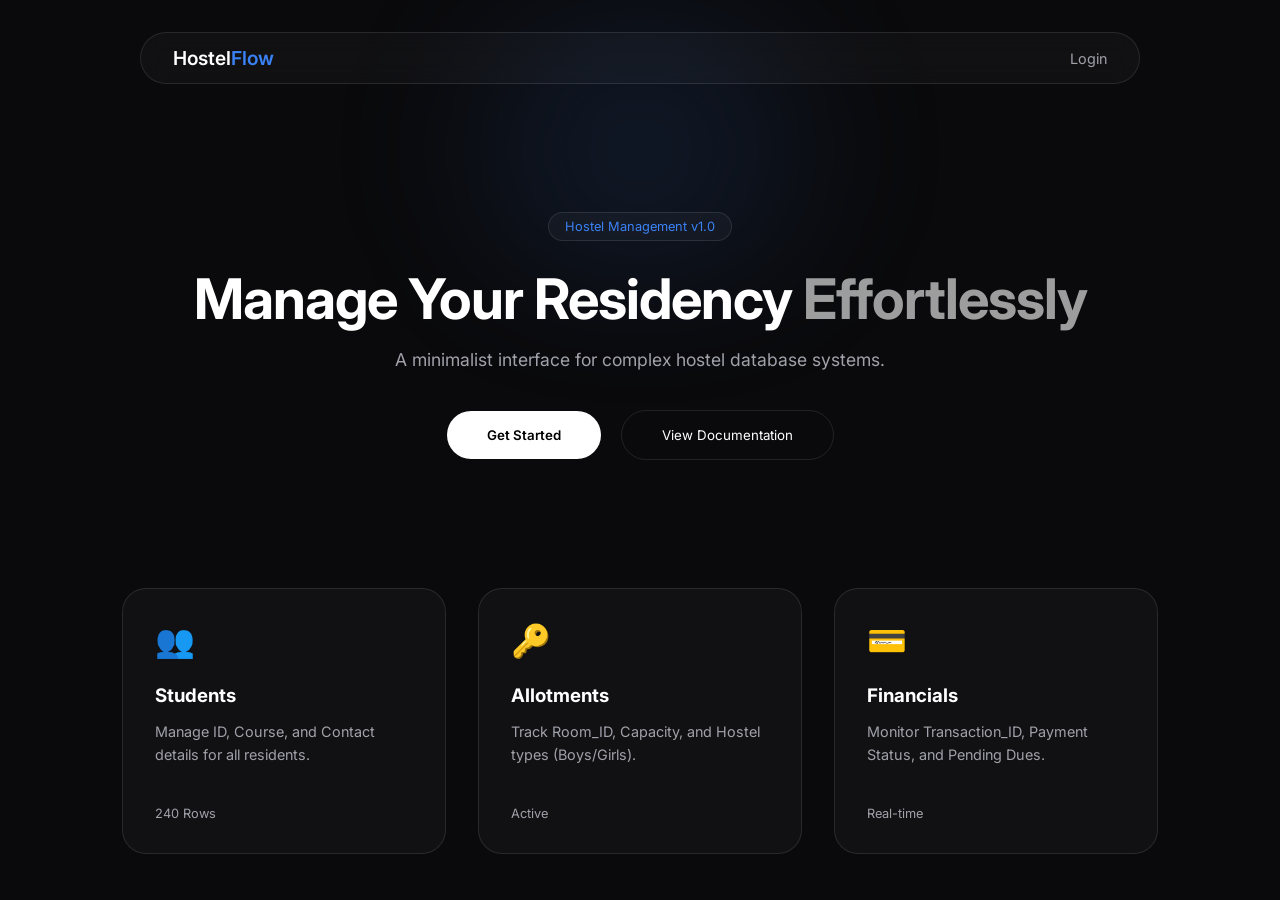
<file: index.html>
<!DOCTYPE html>
<html lang="en">
<head>
    <meta charset="UTF-8">
    <meta name="viewport" content="width=device-width, initial-scale=1.0">
    <title>HostelFlow | DBMS Portal</title>
    <link rel="stylesheet" href="css/style.css">
    <link href="https://fonts.googleapis.com/css2?family=Inter:wght@300;400;600&display=swap" rel="stylesheet">
</head>
<body>
    <div class="background-glow"></div>
    
    <nav>
        <div class="nav-container">
            <div class="logo">Hostel<span>Flow</span></div>
            <ul class="nav-links">
                <li><a href="/login">Login</a></li>
            </ul>
        </div>
    </nav>

    <main>
        <section class="hero">
            <div class="badge">Hostel Management v1.0</div>
            <h1>Manage Your Residency <span>Effortlessly</span></h1>
            <p>A minimalist interface for complex hostel database systems.</p>
            <div class="cta-group">
                <button class="primary-btn">Get Started</button>
                <button class="secondary-btn">View Documentation</button>
            </div>
        </section>

        <section class="features">
            <div class="card">
                <div class="icon">👥</div>
                <h3>Students</h3>
                <p>Manage ID, Course, and Contact details for all residents.</p>
                <span class="count">240 Rows</span>
            </div>
            <div class="card">
                <div class="icon">🔑</div>
                <h3>Allotments</h3>
                <p>Track Room_ID, Capacity, and Hostel types (Boys/Girls).</p>
                <span class="count">Active</span>
            </div>
            <div class="card">
                <div class="icon">💳</div>
                <h3>Financials</h3>
                <p>Monitor Transaction_ID, Payment Status, and Pending Dues.</p>
                <span class="count">Real-time</span>
            </div>
        </section>
    </main>

    <script src="js/script.js"></script>
</body>
</html>
</file>
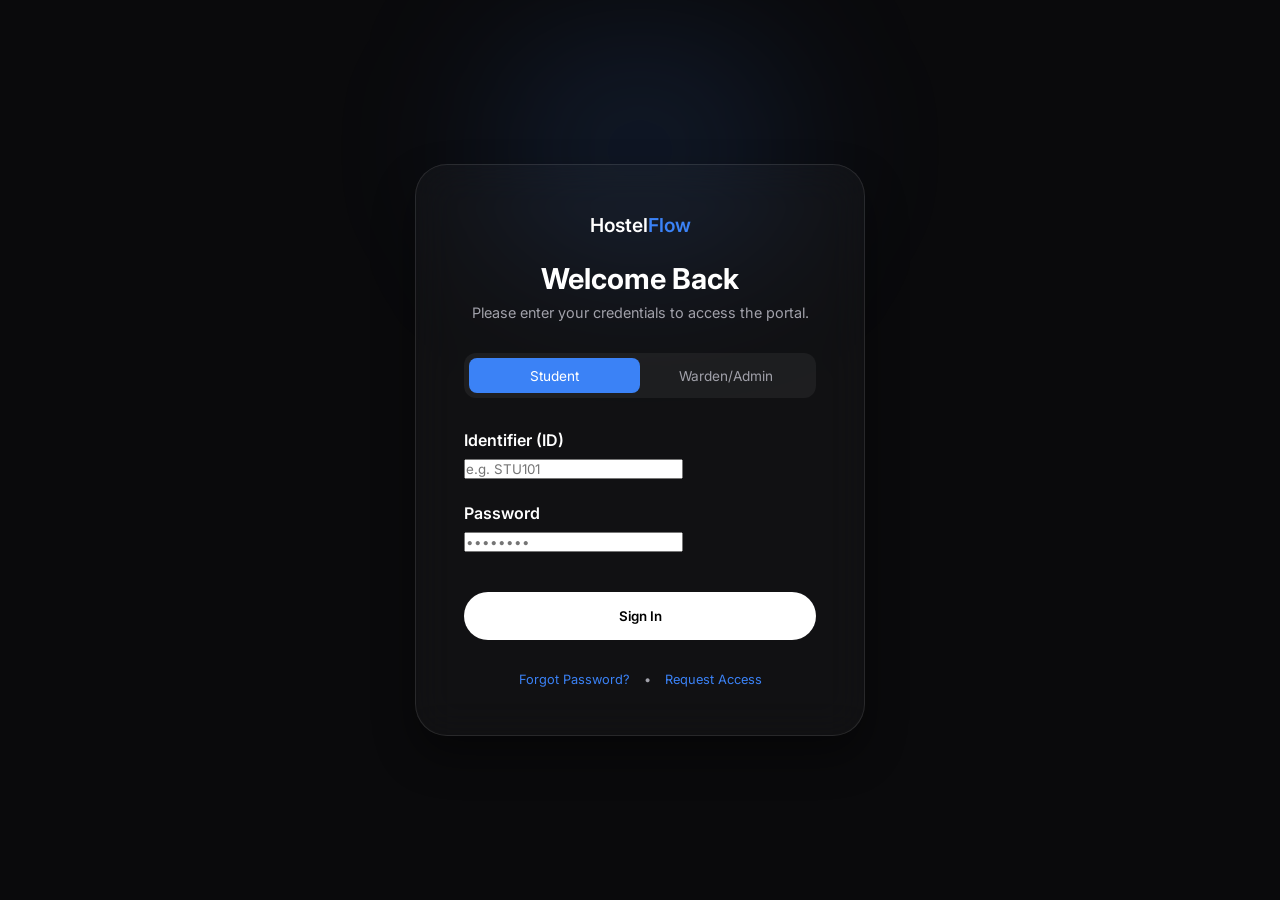
<file: html/Auth/login.html>
<!DOCTYPE html>
<html lang="en">
<head>
    <meta charset="UTF-8">
    <meta name="viewport" content="width=device-width, initial-scale=1.0">
    <title>Login | HostelFlow</title>
    <link rel="stylesheet" href="../../css/style.css">
    <link href="https://fonts.googleapis.com/css2?family=Inter:wght@300;400;600&display=swap" rel="stylesheet">
</head>
<body class="login-page">
    <div class="background-glow"></div>
    
    <div class="login-card">
        <div class="logo">Hostel<span>Flow</span></div>
        <h2>Welcome Back</h2>
        <p>Please enter your credentials to access the portal.</p>

       <div class="role-selector">
    <button type="button" class="role-btn active" onclick="setRole('student', event)">Student</button>
    <button type="button" class="role-btn" onclick="setRole('admin', event)">Warden/Admin</button>
</div>

        <form id="loginForm">
            <div class="form-group">
                <label>Identifier (ID)</label>
                <input type="text" id="userId" placeholder="e.g. STU101" required>
            </div>
            <div class="form-group">
                <label>Password</label>
                <input type="password" id="password" placeholder="••••••••" required>
            </div>
            <button type="submit" class="primary-btn login-submit">Sign In</button>
        </form>
        
        <div class="footer-links">
            <a href="#">Forgot Password?</a>
            <span>•</span>
            <a href="#">Request Access</a>
        </div>
    </div>

    <script>
        function setRole(role, event) {
    // 1. Prevent button from submitting the form unintentionally
    if (event) event.preventDefault();

    // 2. Toggle active UI for buttons
    document.querySelectorAll('.role-btn').forEach(btn => btn.classList.remove('active'));
    
    // 3. Add active class to the clicked button
    if (event && event.currentTarget) {
        event.currentTarget.classList.add('active');
    } else {
        // Fallback: If event is tricky, find by text
        const buttons = document.querySelectorAll('.role-btn');
        buttons.forEach(btn => {
            if(role === 'admin' && btn.innerText.includes('Warden')) btn.classList.add('active');
            if(role === 'student' && btn.innerText === 'Student') btn.classList.add('active');
        });
    }

    // 4. Update placeholder based on role
    const idInput = document.getElementById('userId');
    idInput.placeholder = role === 'student' ? 'e.g. STU101' : 'e.g. WRD501';
    
    // 5. Store role for login
    localStorage.setItem('userRole', role);
}

// Inside your login script
document.getElementById('loginForm').onsubmit = async (e) => {
    e.preventDefault();
    // Ensure a role is always provided (default to student)
    const role = localStorage.getItem('userRole') || 'student';

    const response = await fetch('/login', {
        method: 'POST',
        headers: { 'Content-Type': 'application/json' },
        body: JSON.stringify({
            id: document.getElementById('userId').value,
            password: document.getElementById('password').value,
            role: role
        })
    });

    const result = await response.json();
    if (result.success) {
        // Store the logged-in identifier so dashboard.js recognizes the session
        localStorage.setItem('currentUserId', document.getElementById('userId').value);
        localStorage.setItem('userRole', result.role || role);
        window.location.href = result.role === 'student' ? '/student/dashboard' : '/warden/dashboard';
    } else {
        alert("Login Failed: " + result.message);
    }
};

    </script>
</body>
</html>
</file>
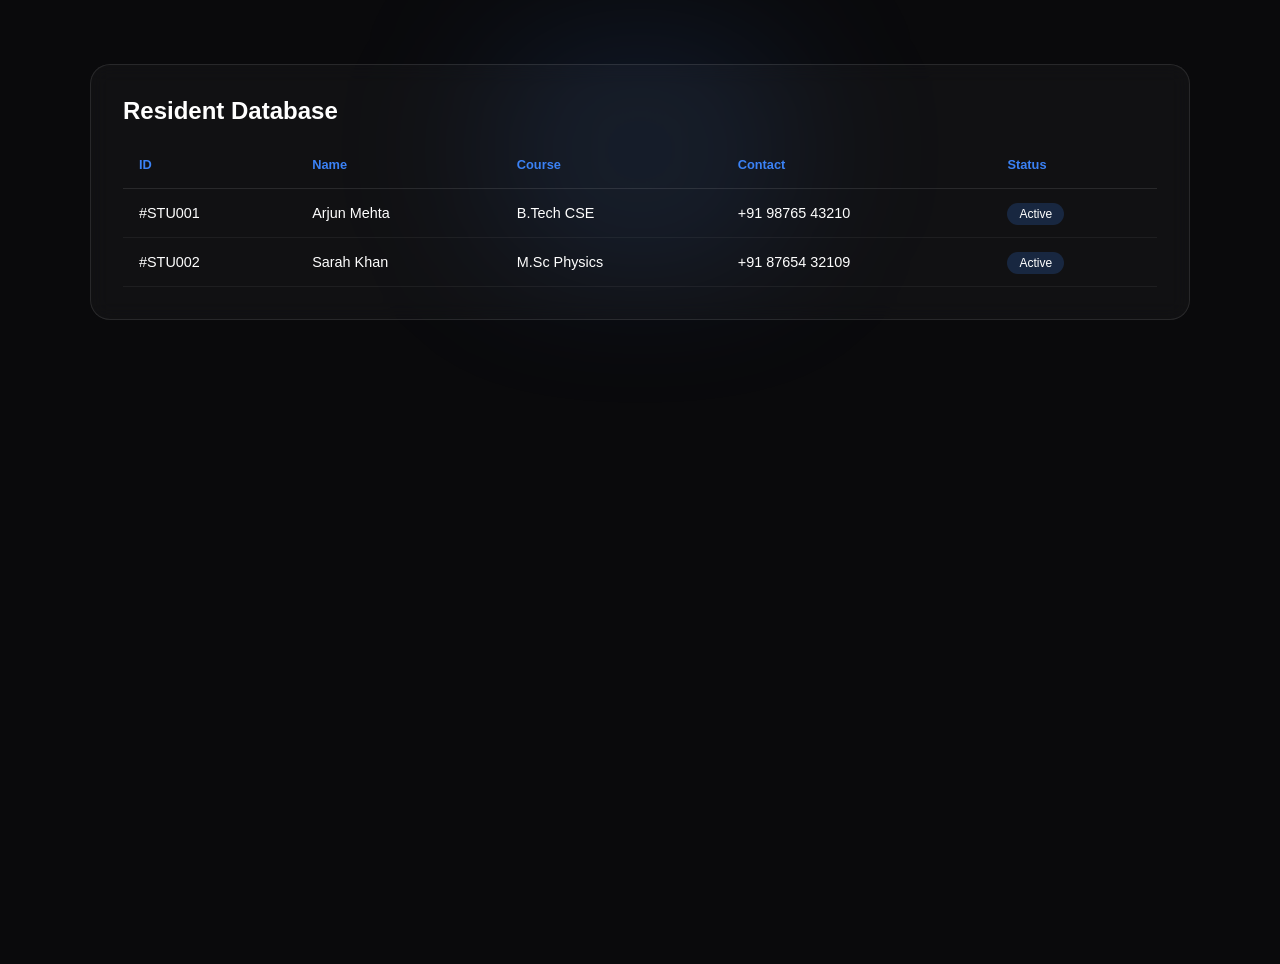
<file: html/Student/students.html>
<!DOCTYPE html>
<html lang="en">
<head>
    <meta charset="UTF-8">
    <title>Students | HostelFlow</title>
    <link rel="stylesheet" href="/css/style.css">
    <style>
        .table-container {
            max-width: 1100px;
            margin: 4rem auto;
            background: var(--glass-bg);
            border: 1px solid var(--glass-border);
            border-radius: 20px;
            padding: 2rem;
            backdrop-filter: blur(10px);
        }
        table { width: 100%; border-collapse: collapse; margin-top: 1rem; }
        th { text-align: left; color: var(--accent-blue); padding: 1rem; border-bottom: 1px solid var(--glass-border); }
        td { padding: 1rem; border-bottom: 1px solid rgba(255,255,255,0.05); font-size: 0.9rem; }
        .status-pill { padding: 4px 12px; border-radius: 12px; font-size: 0.75rem; background: rgba(59, 130, 246, 0.2); }
    </style>
</head>
<body>
    <div class="background-glow"></div>
    <section class="table-container">
        <h2>Resident Database</h2>
        <table>
            <thead>
                <tr>
                    <th>ID</th>
                    <th>Name</th>
                    <th>Course</th>
                    <th>Contact</th>
                    <th>Status</th>
                </tr>
            </thead>
            <tbody>
                <tr>
                    <td>#STU001</td>
                    <td>Arjun Mehta</td>
                    <td>B.Tech CSE</td>
                    <td>+91 98765 43210</td>
                    <td><span class="status-pill">Active</span></td>
                </tr>
                <tr>
                    <td>#STU002</td>
                    <td>Sarah Khan</td>
                    <td>M.Sc Physics</td>
                    <td>+91 87654 32109</td>
                    <td><span class="status-pill">Active</span></td>
                </tr>
            </tbody>
        </table>
    </section>
</body>
</html>
</file>
<file: css/style.css>
:root {
    --bg-dark: #0a0a0c;
    --accent-blue: #3b82f6;
    --glass-bg: rgba(255, 255, 255, 0.03);
    --glass-border: rgba(255, 255, 255, 0.1);
    --text-main: #ffffff;
    --text-dim: #a1a1aa;
}

* {
    margin: 0;
    padding: 0;
    box-sizing: border-box;
    font-family: 'Inter', sans-serif;
}

body {
    background-color: var(--bg-dark);
    color: var(--text-main);
    overflow-x: hidden;
    min-height: 100vh;
}

/* Background Ambient Glow */
.background-glow {
    position: fixed;
    top: 0;
    left: 50%;
    transform: translateX(-50%);
    width: 600px;
    height: 300px;
    background: radial-gradient(circle, rgba(59, 130, 246, 0.15) 0%, transparent 70%);
    z-index: -1;
    filter: blur(60px);
}

/* Navigation */
nav {
    padding: 2rem;
}

.nav-container {
    max-width: 1000px;
    margin: 0 auto;
    background: var(--glass-bg);
    backdrop-filter: blur(12px);
    border: 1px solid var(--glass-border);
    padding: 0.8rem 2rem;
    border-radius: 50px;
    display: flex;
    justify-content: space-between;
    align-items: center;
}

.logo { font-weight: 600; font-size: 1.2rem; }
.logo span { color: var(--accent-blue); }

.nav-links { display: flex; list-style: none; gap: 2rem; }
.nav-links a { 
    text-decoration: none; 
    color: var(--text-dim); 
    font-size: 0.9rem;
    transition: 0.3s;
}
.nav-links a:hover { color: var(--text-main); }

.login-btn {
    background: var(--accent-blue);
    color: white;
    border: none;
    padding: 0.6rem 1.5rem;
    border-radius: 20px;
    cursor: pointer;
    font-weight: 600;
}

/* Hero Section */
.hero {
    text-align: center;
    padding: 6rem 1rem 4rem;
}

.badge {
    background: var(--glass-bg);
    border: 1px solid var(--glass-border);
    display: inline-block;
    padding: 0.4rem 1rem;
    border-radius: 20px;
    font-size: 0.8rem;
    color: var(--accent-blue);
    margin-bottom: 1.5rem;
}

h1 { font-size: 3.5rem; margin-bottom: 1rem; letter-spacing: -1px; }
h1 span { opacity: 0.6; }

p { color: var(--text-dim); font-size: 1.1rem; margin-bottom: 2.5rem; }

.primary-btn {
    background: white;
    color: black;
    border: none;
    padding: 1rem 2.5rem;
    border-radius: 30px;
    font-weight: 600;
    cursor: pointer;
    margin-right: 1rem;
}

.secondary-btn {
    background: transparent;
    color: white;
    border: 1px solid var(--glass-border);
    padding: 1rem 2.5rem;
    border-radius: 30px;
    cursor: pointer;
}

/* Features Grid */
.features {
    display: grid;
    grid-template-columns: repeat(auto-fit, minmax(280px, 1fr));
    gap: 2rem;
    max-width: 1100px;
    margin: 4rem auto;
    padding: 0 2rem;
}

.card {
    background: var(--glass-bg);
    border: 1px solid var(--glass-border);
    padding: 2rem;
    border-radius: 24px;
    transition: 0.4s;
}

.card:hover {
    transform: translateY(-10px);
    border-color: var(--accent-blue);
}

.icon { font-size: 2rem; margin-bottom: 1.5rem; }
.card h3 { margin-bottom: 0.8rem; }
.card p { font-size: 0.9rem; line-height: 1.6; }
.count { 
    display: block; 
    margin-top: 1.5rem; 
    font-size: 0.8rem; 
    color: var(--text-dim); 
}

/* Login Specific Styles */
.login-page {
    display: flex;
    justify-content: center;
    align-items: center;
    height: 100vh;
}

.login-card {
    background: var(--glass-bg);
    border: 1px solid var(--glass-border);
    backdrop-filter: blur(20px);
    padding: 3rem;
    border-radius: 32px;
    width: 100%;
    max-width: 450px;
    text-align: center;
    box-shadow: 0 20px 40px rgba(0,0,0,0.4);
}

.login-card h2 { font-size: 1.8rem; margin: 1.5rem 0 0.5rem; }
.login-card p { font-size: 0.9rem; margin-bottom: 2rem; }

.role-selector {
    display: flex;
    background: rgba(255,255,255,0.05);
    padding: 5px;
    border-radius: 12px;
    margin-bottom: 2rem;
}

.role-btn {
    flex: 1;
    background: transparent;
    border: none;
    color: var(--text-dim);
    padding: 0.6rem;
    border-radius: 8px;
    cursor: pointer;
    font-size: 0.85rem;
    transition: 0.3s;
}

.role-btn.active {
    background: var(--accent-blue);
    color: white;
}

.form-group { text-align: left; margin-bottom: 1.5rem; }
.form-group label { display: block; margin-bottom: 0.5rem; font-weight: 600; }

.login-submit {
    width: 100%;
    margin-top: 1rem;
    padding: 1rem;
}

.footer-links {
    margin-top: 2rem;
    font-size: 0.8rem;
    color: var(--text-dim);
}

.footer-links a {
    color: var(--accent-blue);
    text-decoration: none;
    margin: 0 10px;
}

/* Dashboard Layout */
.dashboard-wrapper {
    display: flex;
    min-height: 100vh;
}

.sidebar {
    width: 260px;
    background: rgba(255, 255, 255, 0.02);
    border-right: 1px solid var(--glass-border);
    backdrop-filter: blur(10px);
    padding: 2rem;
    display: flex;
    flex-direction: column;
}

.side-nav {
    margin-top: 3rem;
    flex-grow: 1;
}

.side-nav a {
    display: block;
    padding: 1rem;
    color: var(--text-dim);
    text-decoration: none;
    border-radius: 12px;
    margin-bottom: 0.5rem;
    transition: 0.3s;
}

.side-nav a.active, .side-nav a:hover {
    background: var(--glass-bg);
    color: white;
}

.main-content {
    flex-grow: 1;
    padding: 3rem;
}

.content-header {
    display: flex;
    justify-content: space-between;
    align-items: center;
    margin-bottom: 3rem;
}

/* Grid System */
.dashboard-grid {
    display: grid;
    grid-template-columns: repeat(3, 1fr);
    gap: 1.5rem;
}

.card.wide { grid-column: span 2; }

.glass-card {
    background: var(--glass-bg);
    border: 1px solid var(--glass-border);
    padding: 2rem;
    border-radius: 24px;
    position: relative;
}

.highlight-val {
    font-size: 2rem;
    font-weight: 600;
    color: var(--accent-blue);
    margin: 1rem 0;
}

.activity-row {
    display: flex;
    justify-content: space-between;
    padding: 1rem 0;
    border-bottom: 1px solid var(--glass-border);
}

.status-tag {
    font-size: 0.75rem;
    background: rgba(255, 193, 7, 0.1);
    color: #ffc107;
    padding: 4px 10px;
    border-radius: 20px;
}

.status-tag.completed {
    background: rgba(74, 222, 128, 0.1);
    color: #4ade80;
}

.grid-form {
    display: grid;
    grid-template-columns: 1fr 1fr;
    gap: 1.5rem;
    margin-top: 1.5rem;
}

.grid-form .form-group:last-of-type {
    grid-column: span 2;
}

.form-actions {
    grid-column: span 2;
    display: flex;
    gap: 1rem;
}

/* Custom Status Styles */
.status-tag.completed { color: #4ade80; background: rgba(74, 222, 128, 0.1); }
.status-tag.approved { color: #3b82f6; background: rgba(59, 130, 246, 0.1); }
.status-tag.pending { color: #facc15; background: rgba(250, 204, 21, 0.1); }



.balance-card {
    background: rgba(59, 130, 246, 0.1);
    border: 1px solid var(--accent-blue);
    padding: 0.8rem 1.5rem;
    border-radius: 12px;
    display: flex;
    align-items: center;
    gap: 10px;
}

.balance-card strong {
    color: var(--accent-blue);
    font-size: 1.2rem;
}

.complaint-item {
    margin-bottom: 1rem;
    padding: 1.5rem !important;
}

.comp-header {
    display: flex;
    justify-content: space-between;
    align-items: center;
    margin-bottom: 0.8rem;
}

.comp-desc {
    font-size: 0.9rem;
    color: var(--text-dim);
    margin-bottom: 1rem;
}

.comp-footer {
    font-size: 0.75rem;
    color: var(--accent-blue);
    opacity: 0.8;
}

/* Status variants for In Progress */
.status-tag.in-progress {
    background: rgba(59, 130, 246, 0.1);
    color: var(--accent-blue);
}

.fee-summary {
    display: flex;
    background: var(--glass-bg);
    border: 1px solid var(--glass-border);
    padding: 1rem 2rem;
    border-radius: 16px;
    gap: 2rem;
    align-items: center;
}

.summary-item {
    display: flex;
    flex-direction: column;
}

.summary-item span {
    font-size: 0.75rem;
    color: var(--text-dim);
    text-transform: uppercase;
    letter-spacing: 1px;
}

.summary-item strong {
    font-size: 1.4rem;
    margin-top: 4px;
}

.divider {
    width: 1px;
    height: 30px;
    background: var(--glass-border);
}

/* Specific status colors for fees */
.status-tag.paid { color: #4ade80; background: rgba(74, 222, 128, 0.1); }


.progress-bar {
    width: 100%;
    height: 8px;
    background: rgba(255,255,255,0.05);
    border-radius: 4px;
    margin-top: 10px;
    overflow: hidden;
}

.progress-bar div {
    height: 100%;
    background: var(--accent-blue);
    border-radius: 4px;
}

/* Admin specific table styling */
th { text-align: left; font-size: 0.8rem; color: var(--text-dim); padding-bottom: 10px; }
td { padding: 12px 0; border-bottom: 1px solid var(--glass-border); font-size: 0.9rem; }

.action-link {
    background: transparent;
    border: none;
    color: var(--accent-blue);
    cursor: pointer;
    font-size: 0.85rem;
    margin-right: 10px;
    font-weight: 600;
}

.action-link.delete {
    color: #f87171;
}

.action-link:hover {
    text-decoration: underline;
}


.defaulter-row {
    background: rgba(248, 113, 113, 0.03);
}

.defaulter-row:hover {
    background: rgba(248, 113, 113, 0.06);
}


/* Container Layout */
.dashboard-container {
    max-width: 1100px;
    margin: 0 auto;
    padding: 2rem;
}

.welcome-header { margin-bottom: 3rem; }
.welcome-header h1 { font-size: 2.5rem; margin-bottom: 0.5rem; }
.welcome-header h1 span { color: var(--accent-blue); }

/* Stats Grid (Top row cards) */
.stats-grid {
    display: grid;
    grid-template-columns: repeat(auto-fit, minmax(220px, 1fr));
    gap: 1.5rem;
    margin-bottom: 2rem;
}

.stat-card h2 { font-size: 2rem; margin: 0.5rem 0; }
.stat-label { font-size: 0.8rem; text-transform: uppercase; color: var(--text-dim); letter-spacing: 1px; }

/* Details Grid (Middle section) */
.details-grid {
    display: grid;
    grid-template-columns: 1.5fr 1fr;
    gap: 1.5rem;
    margin-bottom: 2rem;
}

.info-row {
    display: flex;
    justify-content: space-between;
    padding: 1rem 0;
    border-bottom: 1px solid var(--glass-border);
}

.roommate-chips { display: flex; gap: 10px; margin-top: 10px; }
.chip { 
    background: var(--glass-border); 
    padding: 5px 12px; 
    border-radius: 20px; 
    font-size: 0.85rem; 
}

/* Actions Grid (Bottom navigation) */
.actions-grid {
    display: grid;
    grid-template-columns: repeat(4, 1fr);
    gap: 1.5rem;
}

.action-card {
    text-align: center;
    text-decoration: none;
    color: white;
    transition: 0.3s;
}

.action-card:hover { transform: translateY(-5px); border-color: var(--accent-blue); }
.action-card .icon { font-size: 1.5rem; margin-bottom: 0.5rem; }

/* Colors */
.text-danger { color: #f87171; }
.text-warning { color: #fbbf24; }
</file>
